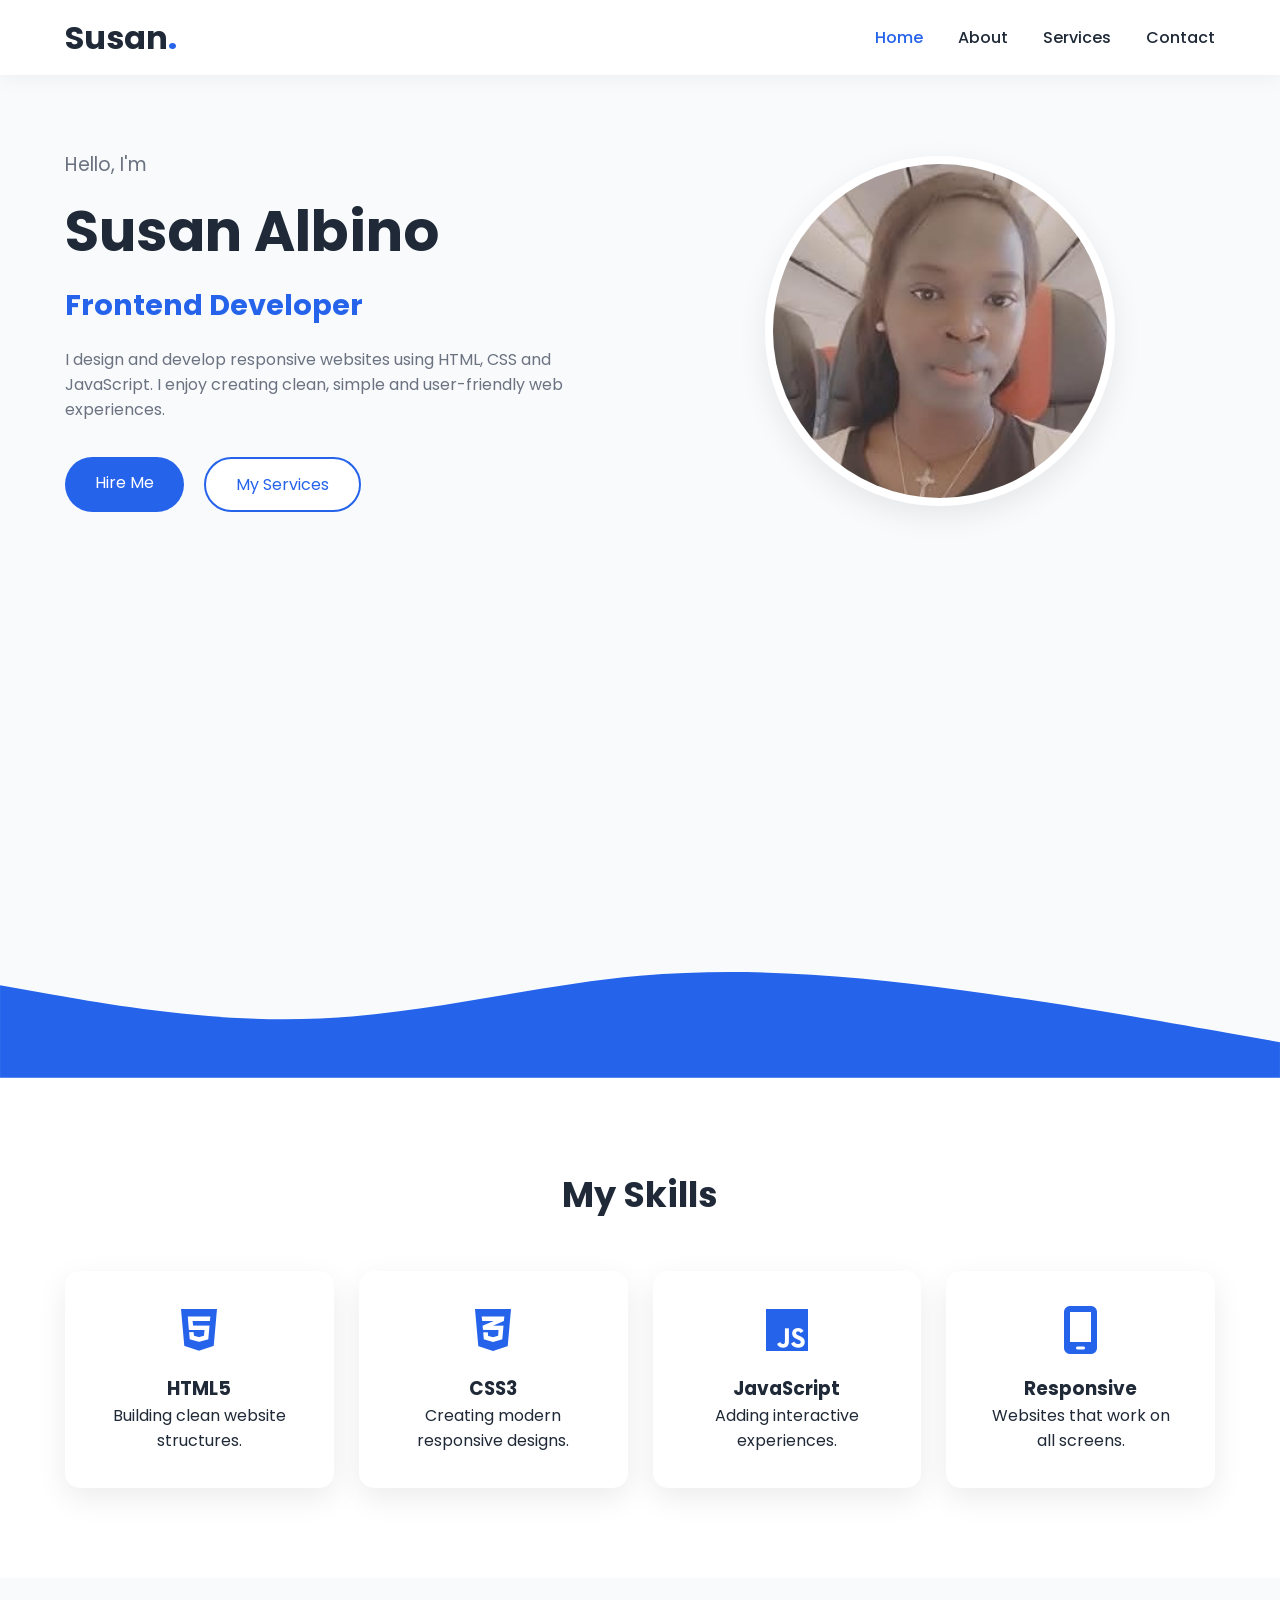
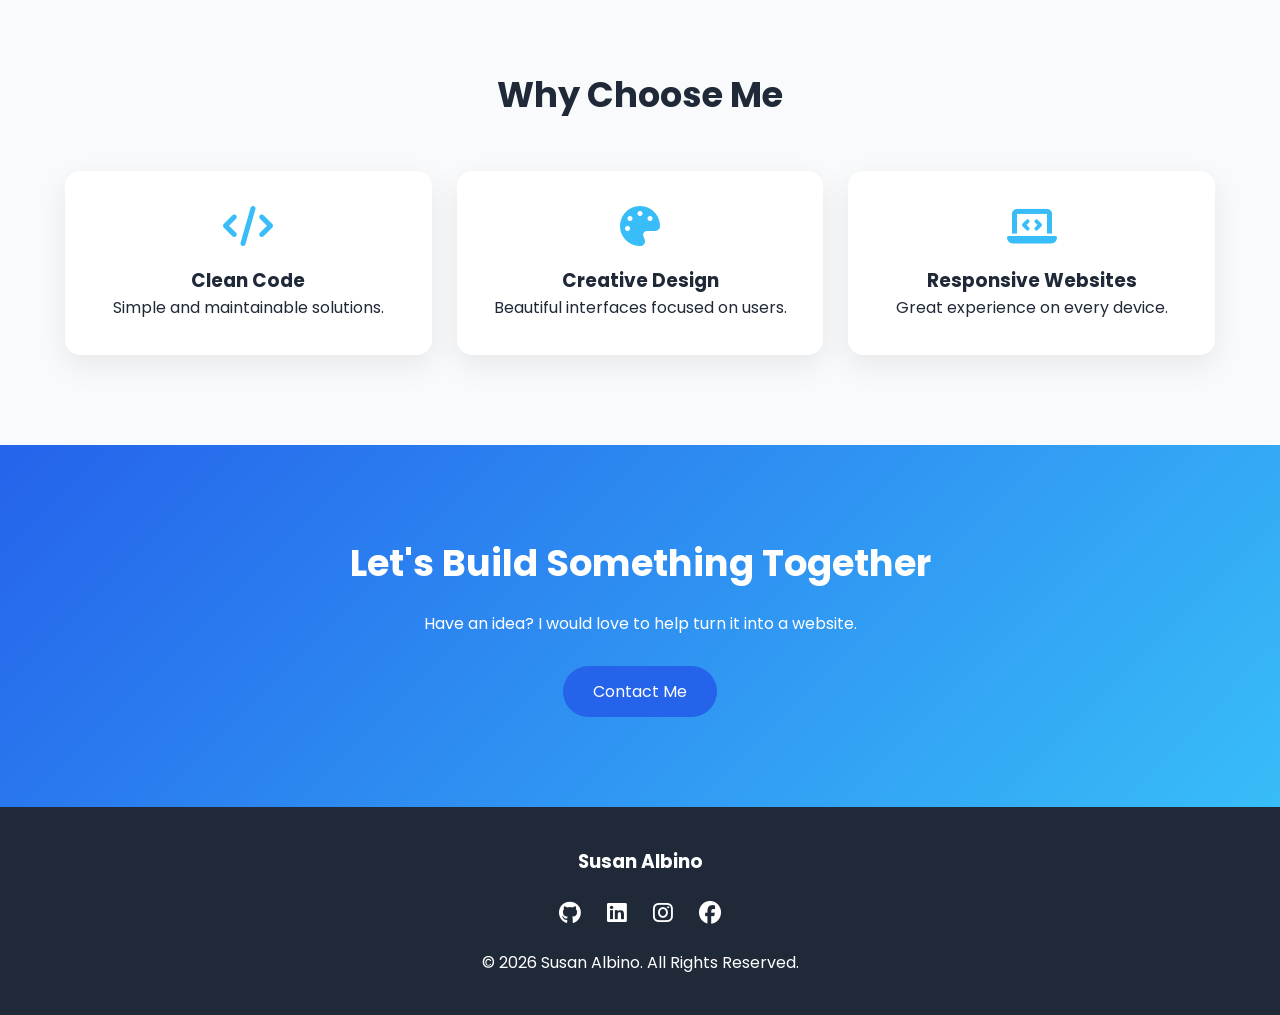
<file: index.html>
<!DOCTYPE html>
<html lang="en">

<head>

    <meta charset="UTF-8">
    <meta name="viewport" content="width=device-width, initial-scale=1.0">

    <title>Susan Albino | Frontend Developer</title>

    <!-- Google Font -->
    <link href="https://fonts.googleapis.com/css2?family=Poppins:wght@300;400;500;600;700&display=swap" rel="stylesheet">

    <!-- Font Awesome Icons -->
    <link 
    rel="stylesheet" 
    href="https://cdnjs.cloudflare.com/ajax/libs/font-awesome/6.6.0/css/all.min.css">

    <!-- CSS -->
    <link rel="stylesheet" href="style.css">

</head>


<body>


<!-- ================= HEADER ================= -->

<header>

    <div class="container navbar">

        <a href="index.html" class="logo">
            Susan<span>.</span>
        </a>


        <nav>

            <ul class="nav-links">

                <li>
                    <a href="index.html" class="active">
                        Home
                    </a>
                </li>

                <li>
                    <a href="about.html">
                        About
                    </a>
                </li>

                <li>
                    <a href="services.html">
                        Services
                    </a>
                </li>

                <li>
                    <a href="contact.html">
                        Contact
                    </a>
                </li>

            </ul>


            <!-- Hamburger -->

            <div class="hamburger">

                <i class="fa-solid fa-bars"></i>

            </div>


        </nav>


    </div>

</header>




<!-- ================= HERO ================= -->


<section class="hero">


    <div class="container hero-wrapper">


        <div class="hero-content reveal">


            <p class="welcome">
                Hello, I'm
            </p>


            <h1>
                Susan Albino
            </h1>


            <h2>
                Frontend Developer
            </h2>


            <p>
                I design and develop responsive websites using 
                HTML, CSS and JavaScript. 
                I enjoy creating clean, simple and user-friendly 
                web experiences.
            </p>



            <div class="hero-buttons">

                <a href="contact.html" class="btn">
                    Hire Me
                </a>


                <a href="services.html" class="btn secondary-btn">
                    My Services
                </a>


            </div>


        </div>




        <div class="hero-image reveal">


            <div class="image-box">

                <img src="hero.jpg" 
                alt="Susan profile placeholder">

            </div>


        </div>



    </div>


</section>





<!-- ================= DIVIDER ================= -->


<div class="divider">

<svg viewBox="0 0 1440 200">

<path fill="#2563eb"
d="
M0,96L60,106.7C120,117,240,139,360,133.3C480,128,
600,96,720,85.3C840,75,960,85,1080,101.3C1200,117,
1320,139,1380,149.3L1440,160V200H0Z">
</path>

</svg>

</div>






<!-- ================= SKILLS ================= -->


<section class="skills">


<div class="container">


<h2 class="section-title reveal">

My Skills

</h2>



<div class="skill-container">



<div class="skill-card reveal">

<i class="fa-brands fa-html5"></i>

<h3>
HTML5
</h3>

<p>
Building clean website structures.
</p>

</div>




<div class="skill-card reveal">

<i class="fa-brands fa-css3-alt"></i>

<h3>
CSS3
</h3>

<p>
Creating modern responsive designs.
</p>

</div>




<div class="skill-card reveal">

<i class="fa-brands fa-js"></i>

<h3>
JavaScript
</h3>

<p>
Adding interactive experiences.
</p>

</div>




<div class="skill-card reveal">

<i class="fa-solid fa-mobile-screen"></i>

<h3>
Responsive
</h3>

<p>
Websites that work on all screens.
</p>

</div>



</div>


</div>


</section>







<!-- ================= WHY ME ================= -->


<section class="why-me">


<div class="container">


<h2 class="section-title reveal">

Why Choose Me

</h2>




<div class="why-container">



<div class="why-card reveal">

<i class="fa-solid fa-code"></i>

<h3>
Clean Code
</h3>

<p>
Simple and maintainable solutions.
</p>

</div>




<div class="why-card reveal">

<i class="fa-solid fa-palette"></i>

<h3>
Creative Design
</h3>

<p>
Beautiful interfaces focused on users.
</p>

</div>




<div class="why-card reveal">

<i class="fa-solid fa-laptop-code"></i>

<h3>
Responsive Websites
</h3>

<p>
Great experience on every device.
</p>

</div>



</div>


</div>


</section>







<!-- ================= CTA ================= -->


<section class="cta">


<div class="container reveal">


<h2>
Let's Build Something Together
</h2>


<p>
Have an idea? I would love to help turn it into a website.
</p>


<a href="contact.html" class="btn">
Contact Me
</a>



</div>


</section>







<!-- ================= FOOTER ================= -->


<footer>


<div class="container">


<h3>
Susan Albino
</h3>



<div class="social-icons">


<a href="#">
<i class="fa-brands fa-github"></i>
</a>


<a href="#">
<i class="fa-brands fa-linkedin"></i>
</a>


<a href="#">
<i class="fa-brands fa-instagram"></i>
</a>


<a href="#">
<i class="fa-brands fa-facebook"></i>
</a>


</div>



<p>
© 2026 Susan Albino. All Rights Reserved.
</p>



</div>


</footer>





<script src="main.js"></script>


</body>

</html>
</file>
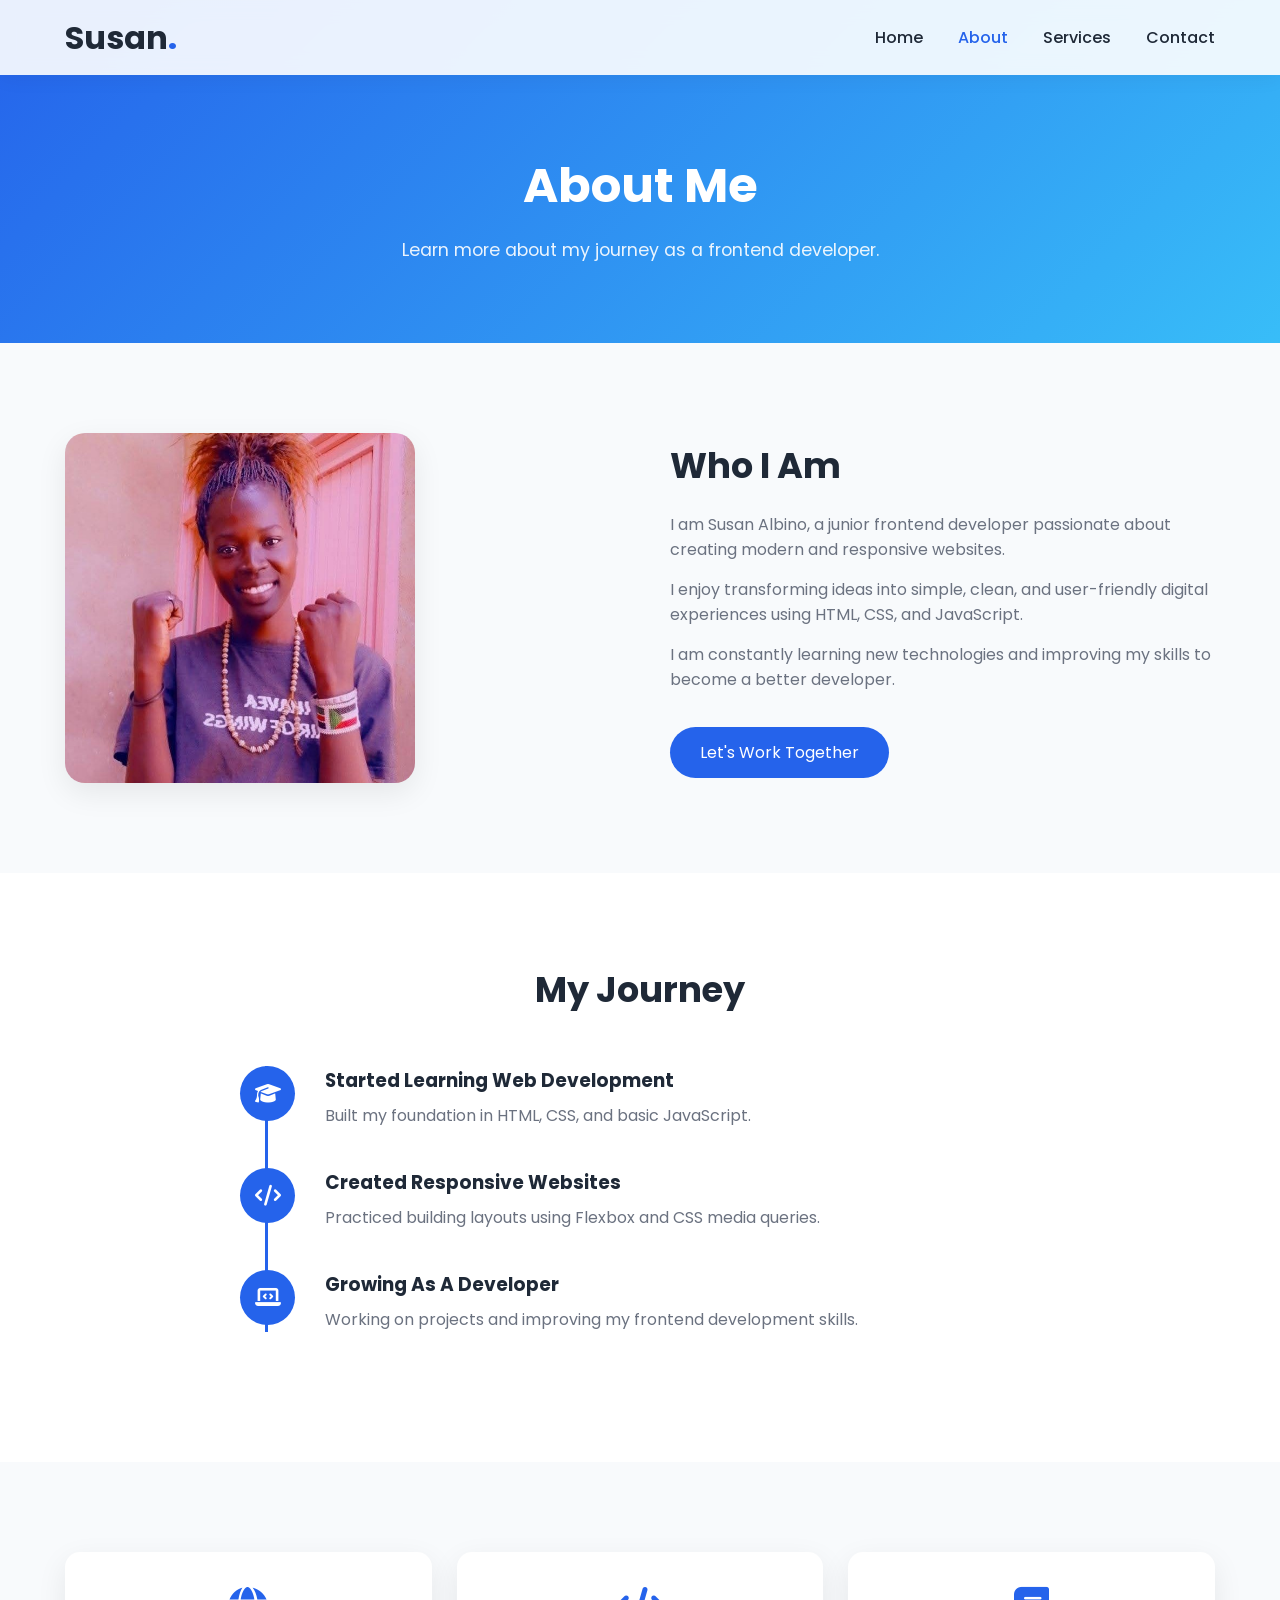
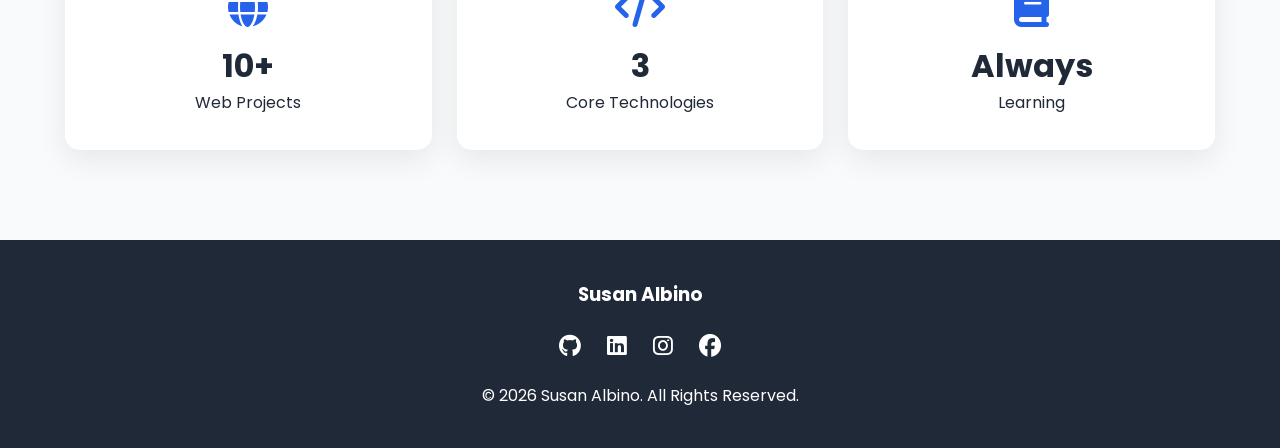
<file: about.html>
<!DOCTYPE html>
<html lang="en">

<head>

<meta charset="UTF-8">
<meta name="viewport" content="width=device-width, initial-scale=1.0">

<title>About Susan | Frontend Developer</title>


<!-- Google Font -->

<link href="https://fonts.googleapis.com/css2?family=Poppins:wght@300;400;500;600;700&display=swap" rel="stylesheet">


<!-- Font Awesome -->

<link rel="stylesheet"
href="https://cdnjs.cloudflare.com/ajax/libs/font-awesome/6.6.0/css/all.min.css">


<!-- CSS -->

<link rel="stylesheet" href="style.css">


</head>


<body>



<!-- ================= HEADER ================= -->


<header>

<div class="container navbar">


<a href="index.html" class="logo">
Susan<span>.</span>
</a>



<nav>


<ul class="nav-links">


<li>
<a href="index.html">
Home
</a>
</li>


<li>
<a href="about.html" class="active">
About
</a>
</li>


<li>
<a href="services.html">
Services
</a>
</li>


<li>
<a href="contact.html">
Contact
</a>
</li>


</ul>



<div class="hamburger">

<i class="fa-solid fa-bars"></i>

</div>


</nav>


</div>


</header>





<!-- ================= PAGE HERO ================= -->


<section class="page-header">


<div class="container reveal">


<h1>
About Me
</h1>


<p>
Learn more about my journey as a frontend developer.
</p>


</div>


</section>







<!-- ================= ABOUT SECTION ================= -->


<section class="about-section">


<div class="container about-wrapper">



<div class="about-image reveal">


<img src="bout.jpg"
alt="Susan profile">


</div>




<div class="about-content reveal">


<h2>
Who I Am
</h2>


<p>

I am Susan Albino, a junior frontend developer passionate about creating modern and responsive websites.

</p>



<p>

I enjoy transforming ideas into simple, clean, and user-friendly digital experiences using HTML, CSS, and JavaScript.

</p>



<p>

I am constantly learning new technologies and improving my skills to become a better developer.

</p>



<a href="contact.html" class="btn">
Let's Work Together
</a>



</div>


</div>


</section>







<!-- ================= JOURNEY ================= -->


<section class="journey">


<div class="container">


<h2 class="section-title reveal">
My Journey
</h2>



<div class="timeline">



<div class="timeline-item reveal">


<i class="fa-solid fa-graduation-cap"></i>


<div>


<h3>
Started Learning Web Development
</h3>


<p>
Built my foundation in HTML, CSS, and basic JavaScript.
</p>


</div>


</div>





<div class="timeline-item reveal">


<i class="fa-solid fa-code"></i>


<div>


<h3>
Created Responsive Websites
</h3>


<p>
Practiced building layouts using Flexbox and CSS media queries.
</p>


</div>


</div>





<div class="timeline-item reveal">


<i class="fa-solid fa-laptop-code"></i>


<div>


<h3>
Growing As A Developer
</h3>


<p>
Working on projects and improving my frontend development skills.
</p>


</div>


</div>



</div>


</div>


</section>







<!-- ================= STATS ================= -->


<section class="stats">


<div class="container stats-container">



<div class="stat-card reveal">

<i class="fa-solid fa-globe"></i>

<h2>
10+
</h2>

<p>
Web Projects</p>

</div>





<div class="stat-card reveal">

<i class="fa-solid fa-code"></i>

<h2>
3
</h2>

<p>
Core Technologies</p>

</div>





<div class="stat-card reveal">

<i class="fa-solid fa-book"></i>

<h2>
Always
</h2>

<p>
Learning</p>

</div>




</div>

</section>







<!-- ================= FOOTER ================= -->


<footer>


<div class="container">


<h3>
Susan Albino
</h3>



<div class="social-icons">


<a href="#">
<i class="fa-brands fa-github"></i>
</a>


<a href="#">
<i class="fa-brands fa-linkedin"></i>
</a>


<a href="#">
<i class="fa-brands fa-instagram"></i>
</a>


<a href="#">
<i class="fa-brands fa-facebook"></i>
</a>


</div>



<p>
© 2026 Susan Albino. All Rights Reserved.
</p>


</div>


</footer>




<script src="main.js"></script>


</body>

</html>
</file>
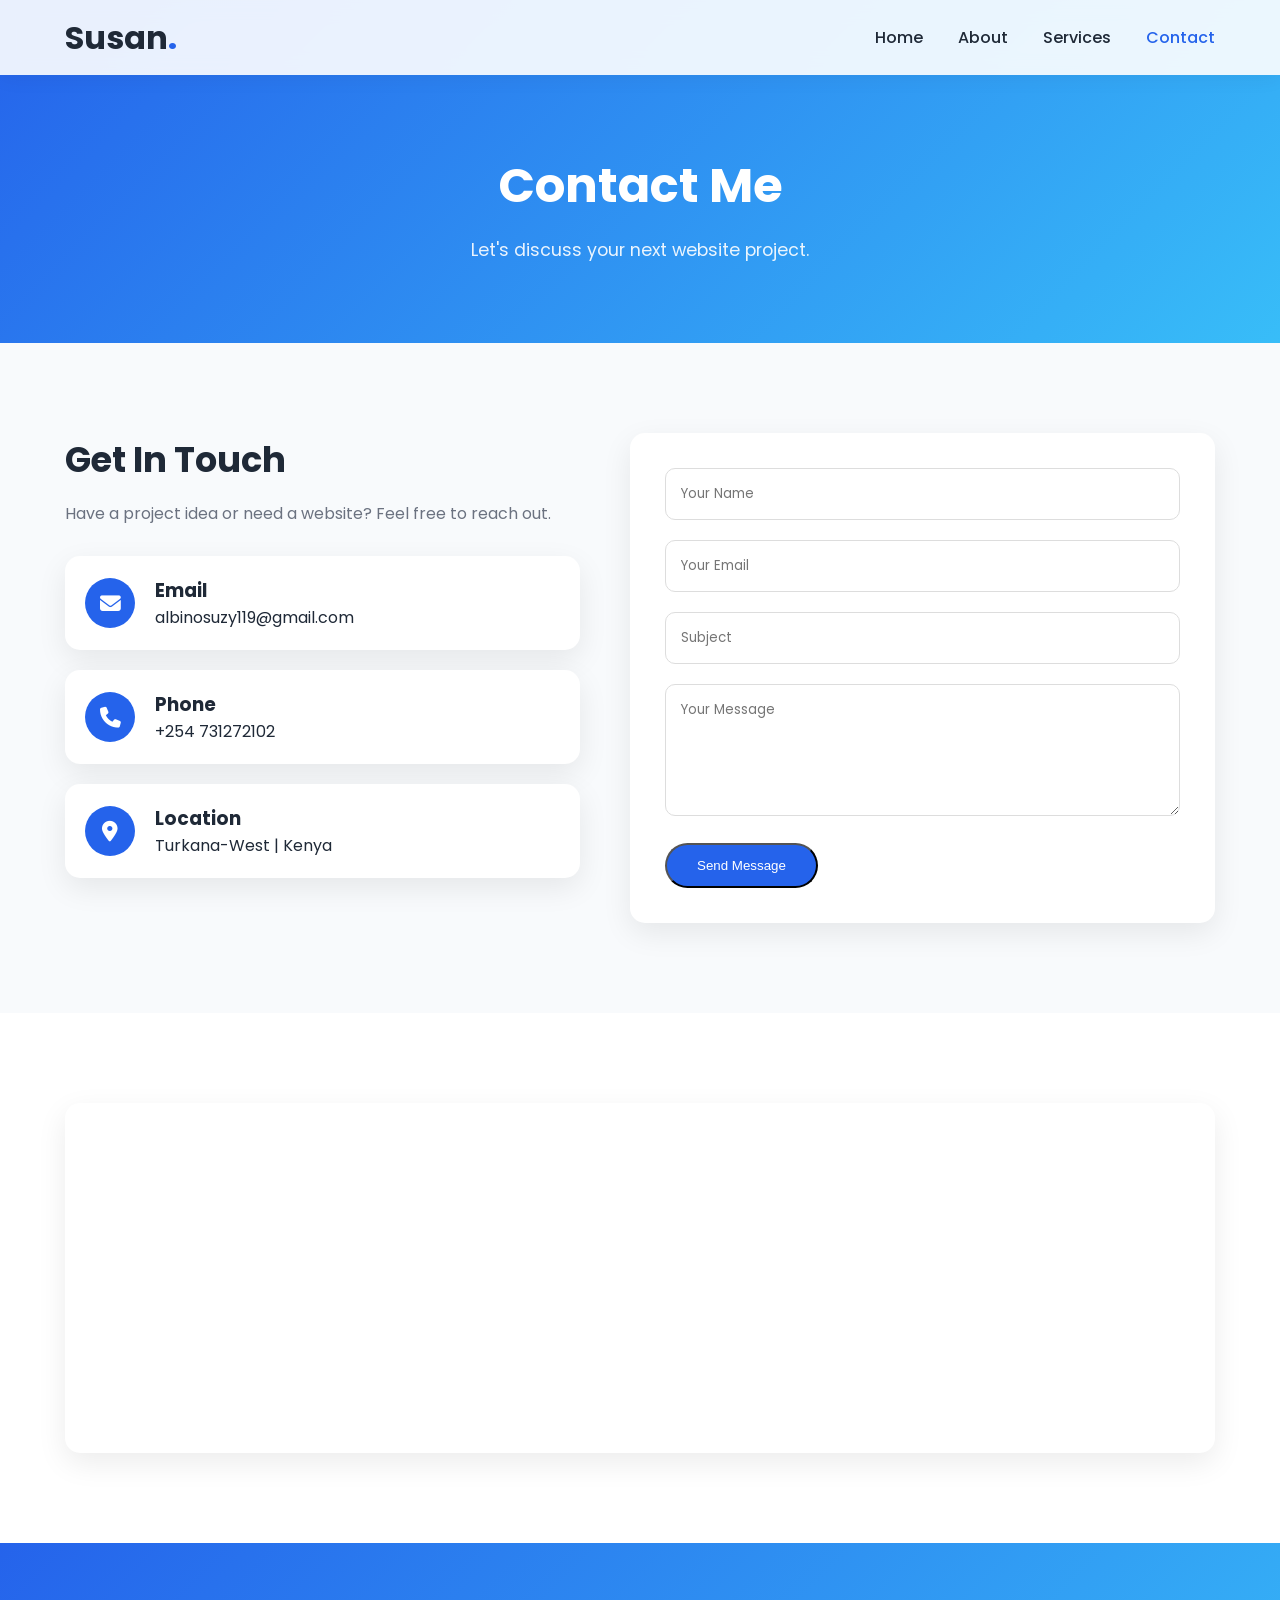
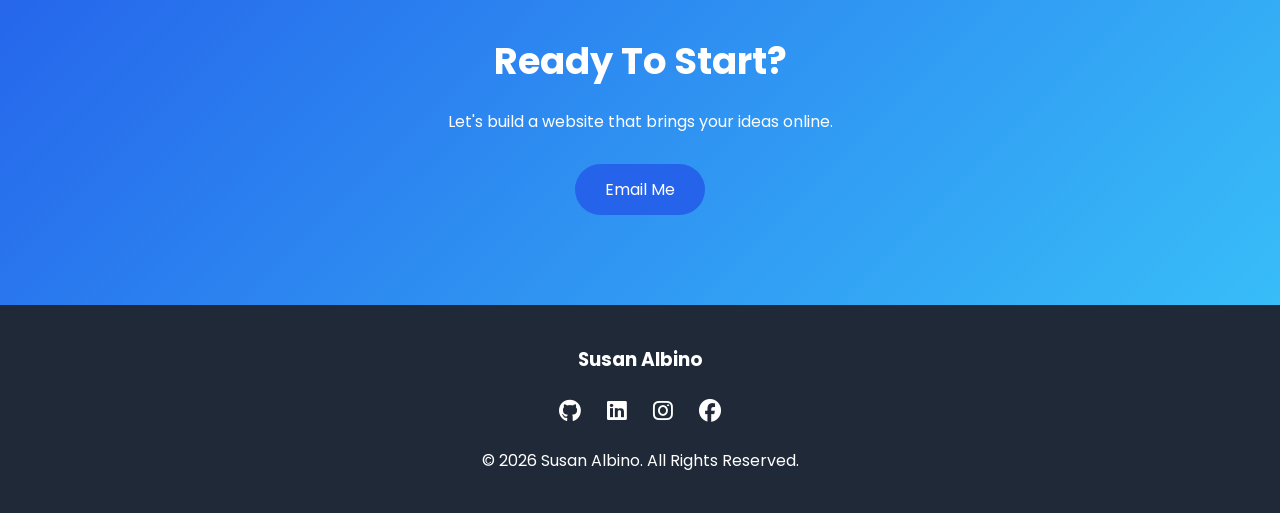
<file: contact.html>
<!DOCTYPE html>
<html lang="en">

<head>

<meta charset="UTF-8">
<meta name="viewport" content="width=device-width, initial-scale=1.0">


<title>Contact | Susan Albino</title>


<link href="https://fonts.googleapis.com/css2?family=Poppins:wght@300;400;500;600;700&display=swap" rel="stylesheet">


<link rel="stylesheet"
href="https://cdnjs.cloudflare.com/ajax/libs/font-awesome/6.6.0/css/all.min.css">


<link rel="stylesheet" href="style.css">


</head>


<body>


<!-- HEADER -->

<header>

<div class="container navbar">


<a href="index.html" class="logo">
Susan<span>.</span>
</a>



<nav>


<ul class="nav-links">


<li>
<a href="index.html">
Home
</a>
</li>


<li>
<a href="about.html">
About
</a>
</li>


<li>
<a href="services.html">
Services
</a>
</li>


<li>
<a href="contact.html" class="active">
Contact
</a>
</li>


</ul>



<div class="hamburger">

<i class="fa-solid fa-bars"></i>

</div>



</nav>


</div>

</header>






<!-- PAGE HEADER -->


<section class="page-header">


<div class="container reveal">


<h1>
Contact Me
</h1>


<p>
Let's discuss your next website project.
</p>


</div>


</section>







<!-- CONTACT SECTION -->


<section class="contact-section">


<div class="container contact-wrapper">





<!-- INFORMATION -->


<div class="contact-info reveal">


<h2>
Get In Touch
</h2>


<p>
Have a project idea or need a website? Feel free to reach out.
</p>




<div class="contact-card">


<i class="fa-solid fa-envelope"></i>


<div>

<h3>
Email
</h3>

<p>
albinosuzy119@gmail.com
</p>

</div>


</div>





<div class="contact-card">


<i class="fa-solid fa-phone"></i>


<div>

<h3>
Phone
</h3>

<p>
+254 731272102
</p>

</div>


</div>





<div class="contact-card">


<i class="fa-solid fa-location-dot"></i>


<div>

<h3>
Location
</h3>

<p>
Turkana-West | Kenya
</p>

</div>


</div>



</div>









<!-- FORM -->


<div class="contact-form reveal">


<form>


<div class="input-group">


<input type="text" placeholder="Your Name" required>


</div>



<div class="input-group">


<input type="email" placeholder="Your Email" required>


</div>



<div class="input-group">


<input type="text" placeholder="Subject">


</div>




<div class="input-group">


<textarea rows="5" placeholder="Your Message"></textarea>


</div>




<button type="submit" class="btn">

Send Message

</button>


</form>


</div>





</div>


</section>








<!-- MAP PLACEHOLDER -->


<section class="map-section">


<div class="container">


<div class="map-box reveal">


<iframe src=
"https://www.google.com/maps/embed?pb=!1m18!1m12!1m3!1d15924.760735245944!2d34.639539093308024!3d3.7687546945641284!2m3!1f0!2f0!3f0!3m2!1i1024!2i768!4f13.1!3m3!1m2!1s0x179fda6c9323fb23%3A0x8234b16b0ceca75f!2sKalobeyei!5e0!3m2!1sar!2ske!4v1784194116740!5m2!1sar!2ske" width="600" height="450" style="border:0;" allowfullscreen="" loading="lazy" referrerpolicy="strict-origin-when-cross-origin">
</iframe>

</div>


</div>


</section>








<!-- CTA -->


<section class="cta">


<div class="container reveal">


<h2>
Ready To Start?
</h2>


<p>
Let's build a website that brings your ideas online.
</p>


<a href="mailto:susan@example.com" class="btn">
Email Me
</a>


</div>


</section>







<!-- FOOTER -->


<footer>


<div class="container">


<h3>
Susan Albino
</h3>



<div class="social-icons">


<a href="#">
<i class="fa-brands fa-github"></i>
</a>


<a href="#">
<i class="fa-brands fa-linkedin"></i>
</a>


<a href="#">
<i class="fa-brands fa-instagram"></i>
</a>


<a href="#">
<i class="fa-brands fa-facebook"></i>
</a>


</div>



<p>
© 2026 Susan Albino. All Rights Reserved.
</p>


</div>


</footer>





<script src="main.js"></script>


</body>

</html>
</file>
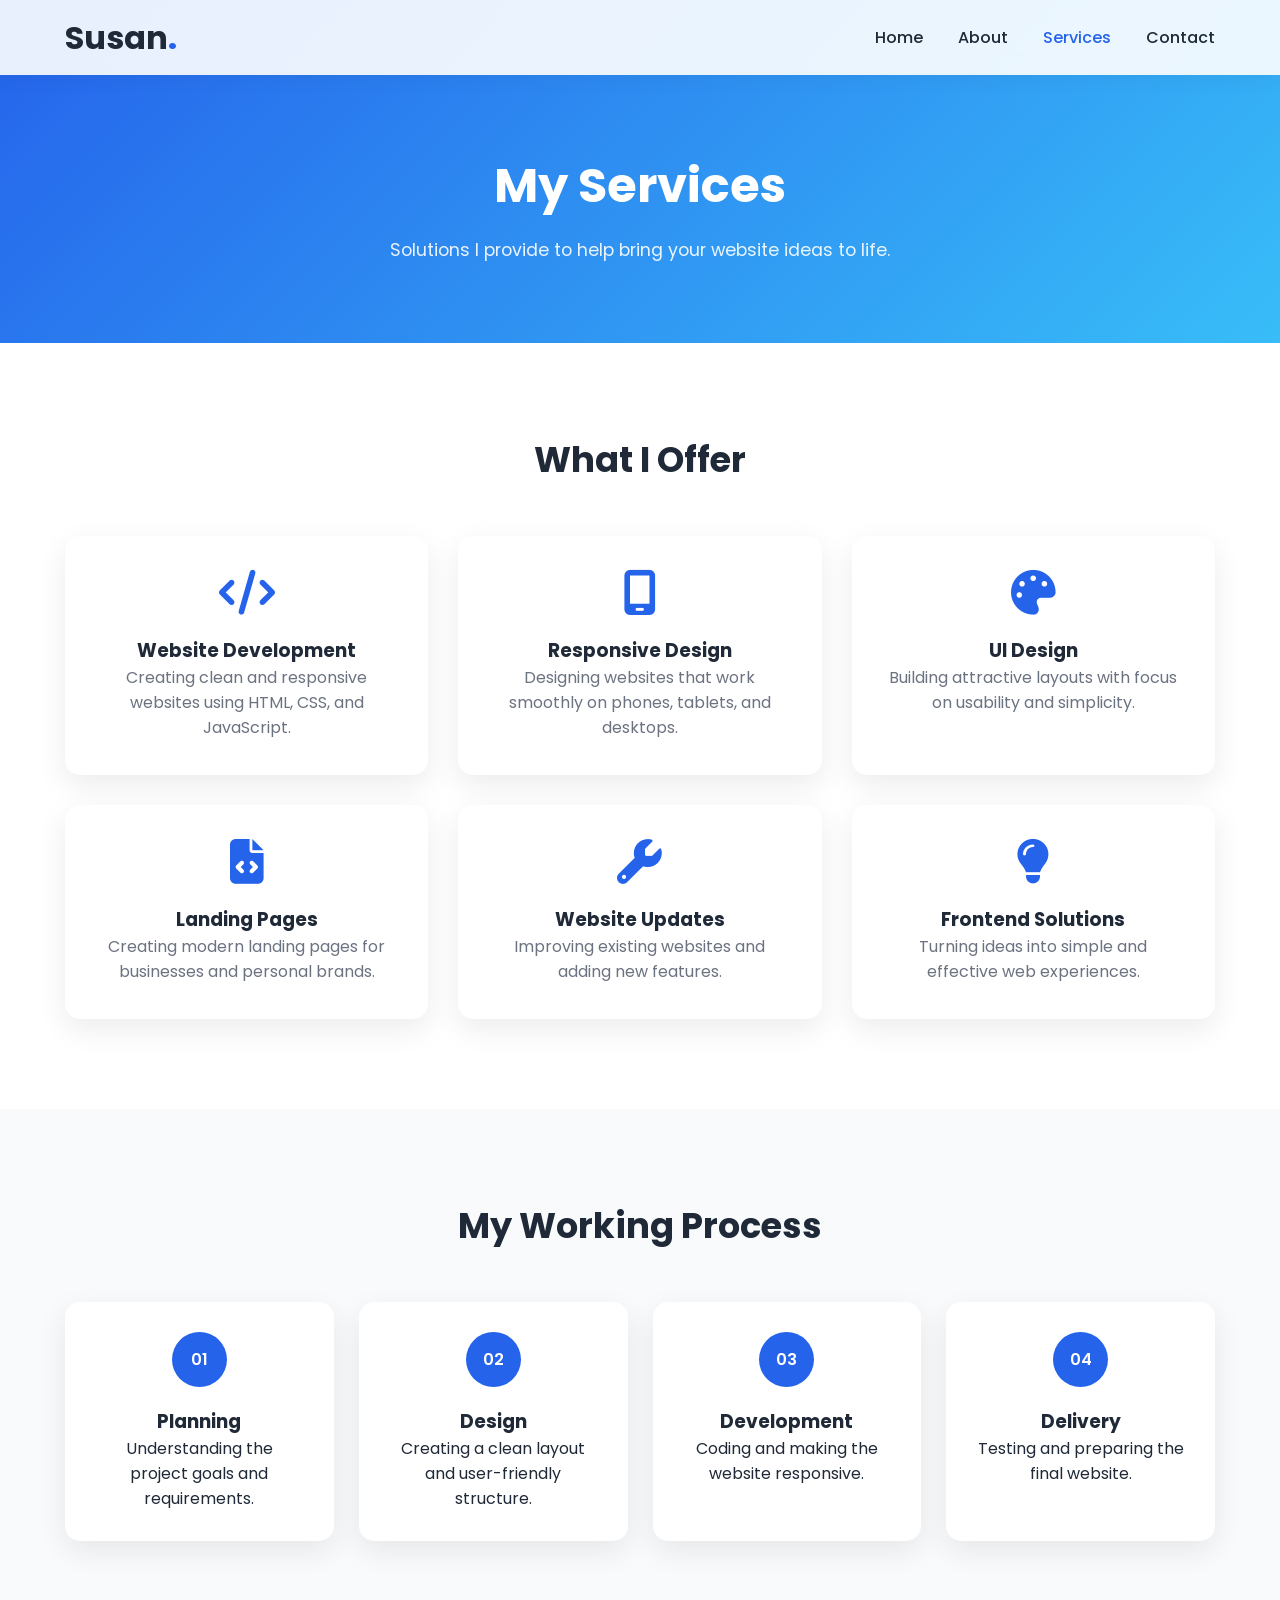
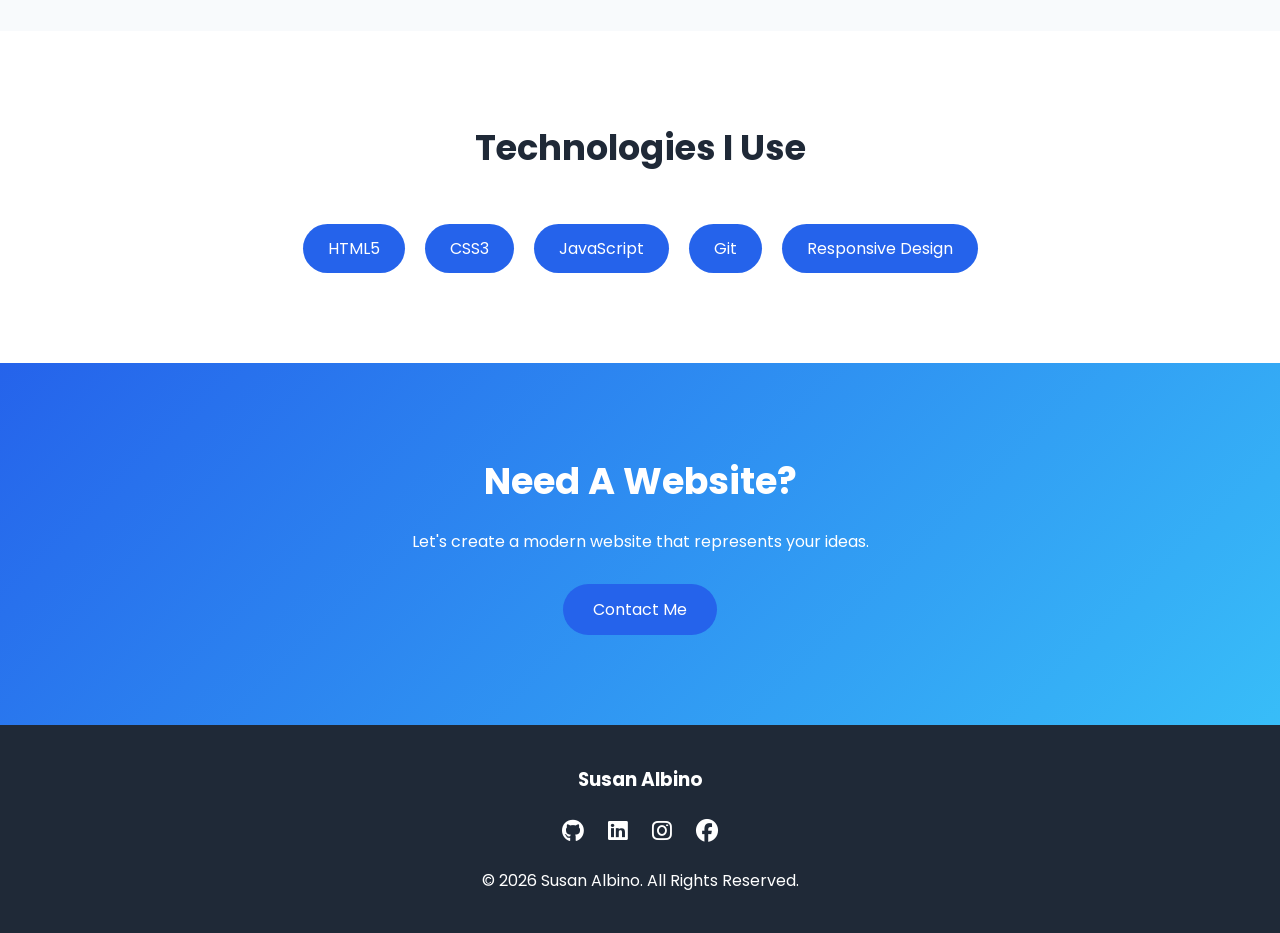
<file: services.html>
<!DOCTYPE html>
<html lang="en">

<head>

<meta charset="UTF-8">
<meta name="viewport" content="width=device-width, initial-scale=1.0">


<title>Services | Susan Albino</title>


<link href="https://fonts.googleapis.com/css2?family=Poppins:wght@300;400;500;600;700&display=swap" rel="stylesheet">


<link rel="stylesheet"
href="https://cdnjs.cloudflare.com/ajax/libs/font-awesome/6.6.0/css/all.min.css">


<link rel="stylesheet" href="style.css">


</head>


<body>


<!-- HEADER -->

<header>

<div class="container navbar">


<a href="index.html" class="logo">
Susan<span>.</span>
</a>



<nav>


<ul class="nav-links">


<li>
<a href="index.html">
Home
</a>
</li>


<li>
<a href="about.html">
About
</a>
</li>


<li>
<a href="services.html" class="active">
Services
</a>
</li>


<li>
<a href="contact.html">
Contact
</a>
</li>


</ul>



<div class="hamburger">

<i class="fa-solid fa-bars"></i>

</div>



</nav>


</div>

</header>






<!-- PAGE HEADER -->


<section class="page-header">


<div class="container reveal">


<h1>
My Services
</h1>


<p>
Solutions I provide to help bring your website ideas to life.
</p>


</div>


</section>







<!-- SERVICES -->


<section class="services-section">


<div class="container">


<h2 class="section-title reveal">
What I Offer
</h2>



<div class="services-grid">



<div class="service-card reveal">


<i class="fa-solid fa-code"></i>


<h3>
Website Development
</h3>


<p>
Creating clean and responsive websites using HTML, CSS, and JavaScript.
</p>


</div>





<div class="service-card reveal">


<i class="fa-solid fa-mobile-screen"></i>


<h3>
Responsive Design
</h3>


<p>
Designing websites that work smoothly on phones, tablets, and desktops.
</p>


</div>





<div class="service-card reveal">


<i class="fa-solid fa-palette"></i>


<h3>
UI Design
</h3>


<p>
Building attractive layouts with focus on usability and simplicity.
</p>


</div>





<div class="service-card reveal">


<i class="fa-solid fa-file-code"></i>


<h3>
Landing Pages
</h3>


<p>
Creating modern landing pages for businesses and personal brands.
</p>


</div>





<div class="service-card reveal">


<i class="fa-solid fa-wrench"></i>


<h3>
Website Updates
</h3>


<p>
Improving existing websites and adding new features.
</p>


</div>





<div class="service-card reveal">


<i class="fa-solid fa-lightbulb"></i>


<h3>
Frontend Solutions
</h3>


<p>
Turning ideas into simple and effective web experiences.
</p>


</div>




</div>


</div>


</section>








<!-- PROCESS -->


<section class="process">


<div class="container">


<h2 class="section-title reveal">
My Working Process
</h2>



<div class="process-grid">



<div class="process-card reveal">


<span>
01
</span>


<h3>
Planning
</h3>


<p>
Understanding the project goals and requirements.
</p>


</div>





<div class="process-card reveal">


<span>
02
</span>


<h3>
Design
</h3>


<p>
Creating a clean layout and user-friendly structure.
</p>


</div>





<div class="process-card reveal">


<span>
03
</span>


<h3>
Development
</h3>


<p>
Coding and making the website responsive.
</p>


</div>





<div class="process-card reveal">


<span>
04
</span>


<h3>
Delivery
</h3>


<p>
Testing and preparing the final website.
</p>


</div>



</div>


</div>


</section>







<!-- TECHNOLOGIES -->


<section class="technologies">


<div class="container">


<h2 class="section-title reveal">
Technologies I Use
</h2>



<div class="tech-list reveal">


<span>
HTML5
</span>


<span>
CSS3
</span>


<span>
JavaScript
</span>


<span>
Git
</span>


<span>
Responsive Design
</span>


</div>


</div>


</section>







<!-- CTA -->


<section class="cta">


<div class="container reveal">


<h2>
Need A Website?
</h2>


<p>
Let's create a modern website that represents your ideas.
</p>


<a href="contact.html" class="btn">
Contact Me
</a>


</div>


</section>






<footer>


<div class="container">


<h3>
Susan Albino
</h3>


<div class="social-icons">


<a href="#"><i class="fa-brands fa-github"></i></a>

<a href="#"><i class="fa-brands fa-linkedin"></i></a>

<a href="#"><i class="fa-brands fa-instagram"></i></a>

<a href="#"><i class="fa-brands fa-facebook"></i></a>


</div>



<p>
© 2026 Susan Albino. All Rights Reserved.
</p>


</div>


</footer>





<script src="main.js"></script>


</body>

</html>
</file>
<file: style.css>
@import url('https://fonts.googleapis.com/css2?family=Poppins:wght@300;400;500;600;700&display=swap');


/* =====================
   RESET
===================== */

*{
    margin:0;
    padding:0;
    box-sizing:border-box;
    scroll-behavior:smooth;
}


:root{

    --primary:#2563eb;
    --secondary:#38bdf8;
    --dark:#1f2937;
    --light:#f8fafc;
    --white:#ffffff;
    --gray:#6b7280;

    --shadow:0 10px 30px rgba(0,0,0,0.08);

}



body{

    font-family:'Poppins',sans-serif;
    background:var(--light);
    color:var(--dark);

}


html{

    overflow-x:hidden;

}


a{

    text-decoration:none;

}


ul{

    list-style:none;

}



img{

    width:100%;
    display:block;

}



.container{

    width:90%;
    max-width:1150px;
    margin:auto;

}



section{

    padding:90px 0;

}




/* =====================
   HEADER
===================== */


header{

    position:fixed;
    top:0;
    left:0;

    width:100%;

    z-index:1000;

    background:rgba(255,255,255,0.9);

    backdrop-filter:blur(10px);

    box-shadow:0 3px 20px rgba(0,0,0,0.05);

}



.navbar{

    height:75px;

    display:flex;

    justify-content:space-between;

    align-items:center;

}



.logo{

    font-size:2rem;

    font-weight:700;

    color:var(--dark);

}



.logo span{

    color:var(--primary);

}



nav{

    display:flex;

    align-items:center;

}



.nav-links{

    display:flex;

    gap:35px;

}



.nav-links a{

    color:var(--dark);

    font-weight:500;

    transition:.3s;

}



.nav-links a:hover,
.nav-links .active{

    color:var(--primary);

}



.hamburger{

    display:none;

    font-size:1.8rem;

    cursor:pointer;

    color:var(--primary);

}





/* =====================
   HERO
===================== */


.hero{

    min-height:100vh;

    padding-top:150px;

}



.hero-wrapper{

    display:flex;

    justify-content:space-between;

    align-items:center;

    gap:50px;

}



.hero-content{

    flex:1;

}



.welcome{

    color:var(--primary);

    font-size:1.2rem;

}



.hero-content h1{

    font-size:3.5rem;

    margin:10px 0;

}



.hero-content h2{

    color:var(--primary);

    font-size:1.8rem;

    margin-bottom:20px;

}



.hero-content p{

    color:var(--gray);

    max-width:550px;

}




.hero-buttons{

    display:flex;

    gap:20px;

    margin-top:35px;

}




.btn{

    display:inline-block;

    padding:13px 30px;

    border-radius:40px;

    background:var(--primary);

    color:white;

    transition:.3s;

}



.btn:hover{

    transform:translateY(-5px);

}



.secondary-btn{

    background:white;

    color:var(--primary);

    border:2px solid var(--primary);

}




.hero-image{

    flex:1;

    display:flex;

    justify-content:center;

}



.image-box{

    width:350px;

    height:350px;

    border-radius:50%;

    overflow:hidden;

    border:8px solid white;

    box-shadow:var(--shadow);

}





/* =====================
   DIVIDER
===================== */


.divider svg{

    display:block;

}





/* =====================
   SKILLS
===================== */


.skills{

    background:white;

}



.section-title{

    text-align:center;

    font-size:2.2rem;

    margin-bottom:50px;

}



.skill-container{

    display:flex;

    gap:25px;

    flex-wrap:wrap;

}



.skill-card{

    flex:1 1 220px;

    padding:35px;

    text-align:center;

    background:white;

    border-radius:15px;

    box-shadow:var(--shadow);

    transition:.3s;

}



.skill-card:hover{

    transform:translateY(-10px);

}



.skill-card i{

    font-size:3rem;

    color:var(--primary);

    margin-bottom:20px;

}





/* =====================
   WHY ME
===================== */


.why-container{

    display:flex;

    gap:25px;

    flex-wrap:wrap;

}



.why-card{

    flex:1 1 280px;

    background:white;

    padding:35px;

    text-align:center;

    border-radius:15px;

    box-shadow:var(--shadow);

}



.why-card i{

    color:var(--secondary);

    font-size:2.5rem;

    margin-bottom:20px;

}






/* =====================
   CTA
===================== */


.cta{

    background:linear-gradient(
        135deg,
        var(--primary),
        var(--secondary)
    );

    color:white;

    text-align:center;

}



.cta h2{

    font-size:2.3rem;

}



.cta p{

    margin:20px 0 30px;

}






/* =====================
   FOOTER
===================== */


footer{

    background:var(--dark);

    color:white;

    text-align:center;

    padding:40px 0;

}



.social-icons{

    margin:20px 0;

}



.social-icons a{

    color:white;

    font-size:1.4rem;

    margin:0 10px;

}



.social-icons a:hover{

    color:var(--secondary);

}






/* =====================
   SCROLL ANIMATION
===================== */


.reveal{

    opacity:0;

    transform:translateY(40px);

    transition:1s;

}



.reveal.active{

    opacity:1;

    transform:translateY(0);

}





/* =====================
   MOBILE DESIGN
===================== */


@media(max-width:768px){


.nav-links{

    position:absolute;

    top:75px;

    left:0;

    width:100%;

    background:white;

    flex-direction:column;

    align-items:center;

    padding:30px 0;

    gap:25px;

    display:none;

}



.nav-links.active{

    display:flex;

}



.hamburger{

    display:block;

}




.hero-wrapper{

    flex-direction:column-reverse;

    text-align:center;

}



.hero-content p{

    margin:auto;

}



.hero-content h1{

    font-size:2.5rem;

}



.hero-buttons{

    justify-content:center;

    flex-wrap:wrap;

}



.image-box{

    width:270px;

    height:270px;

}




}



@media(max-width:480px){


.section-title{

    font-size:1.8rem;

}


.hero-content h1{

    font-size:2.1rem;

}



.btn{

    padding:12px 22px;

}


}

/* =================================
   ABOUT PAGE
================================= */


/* PAGE HEADER */

.page-header{

    padding-top:150px;
    padding-bottom:80px;

    background:linear-gradient(
        135deg,
        var(--primary),
        var(--secondary)
    );

    color:white;

    text-align:center;

}


.page-header h1{

    font-size:3rem;
    margin-bottom:15px;

}


.page-header p{

    font-size:1.1rem;
    opacity:.9;

}





/* ABOUT INTRO */

.about-wrapper{

    display:flex;
    align-items:center;
    gap:60px;

}



.about-image{

    flex:1;

}



.about-image img{

    width:350px;

    height:350px;

    object-fit:cover;

    border-radius:20px;

    box-shadow:var(--shadow);

}



.about-content{

    flex:1;

}



.about-content h2{

    font-size:2.2rem;

    margin-bottom:20px;

}



.about-content p{

    color:var(--gray);

    margin-bottom:15px;

}



.about-content .btn{

    margin-top:20px;

}





/* ===============================
   JOURNEY TIMELINE
================================ */


.journey{

    background:white;

}



.timeline{

    max-width:800px;

    margin:auto;

    position:relative;

}



.timeline::before{

    content:"";

    position:absolute;

    left:25px;

    top:0;

    height:100%;

    width:3px;

    background:var(--primary);

}



.timeline-item{

    display:flex;

    gap:30px;

    margin-bottom:40px;

    position:relative;

}



.timeline-item i{

    min-width:55px;

    height:55px;

    display:flex;

    align-items:center;

    justify-content:center;

    background:var(--primary);

    color:white;

    border-radius:50%;

    font-size:1.3rem;

}



.timeline-item h3{

    margin-bottom:8px;

}



.timeline-item p{

    color:var(--gray);

}





/* ===============================
   STATS
================================ */


.stats{

    background:var(--light);

}



.stats-container{

    display:flex;

    justify-content:center;

    gap:25px;

    flex-wrap:wrap;

}



.stat-card{

    background:white;

    padding:35px;

    text-align:center;

    border-radius:15px;

    box-shadow:var(--shadow);

    flex:1 1 220px;

    transition:.3s;

}



.stat-card:hover{

    transform:translateY(-8px);

}



.stat-card i{

    font-size:2.5rem;

    color:var(--primary);

    margin-bottom:15px;

}



.stat-card h2{

    font-size:2rem;

    color:var(--dark);

}





/* ===============================
   ABOUT RESPONSIVE
================================ */


@media(max-width:768px){


    .page-header h1{

        font-size:2.3rem;

    }



    .about-wrapper{

        flex-direction:column;

        text-align:center;

    }



    .about-image img{

        width:280px;

        height:280px;

        margin:auto;

    }



    .timeline::before{

        left:27px;

    }



    .timeline-item{

        gap:20px;

    }


}

/* ===============================
   SERVICES PAGE
================================ */


/* SERVICES CARDS */


.services-section{

    background:white;

}



.services-grid{

    display:grid;

    grid-template-columns:repeat(3,1fr);

    gap:30px;

}



.service-card{

    background:white;

    padding:35px;

    text-align:center;

    border-radius:15px;

    box-shadow:var(--shadow);

    transition:.3s;

}



.service-card:hover{

    transform:translateY(-10px);

}



.service-card i{

    font-size:2.8rem;

    color:var(--primary);

    margin-bottom:20px;

}



.service-card p{

    color:var(--gray);

}






/* PROCESS */


.process-grid{

    display:grid;

    grid-template-columns:repeat(4,1fr);

    gap:25px;

}



.process-card{

    background:white;

    padding:30px;

    border-radius:15px;

    box-shadow:var(--shadow);

    text-align:center;

}



.process-card span{

    display:flex;

    width:55px;

    height:55px;

    margin:auto;

    align-items:center;

    justify-content:center;

    border-radius:50%;

    background:var(--primary);

    color:white;

    font-weight:600;

    margin-bottom:20px;

}





/* TECHNOLOGIES */


.technologies{

    background:white;

}



.tech-list{

    display:flex;

    justify-content:center;

    flex-wrap:wrap;

    gap:20px;

}



.tech-list span{

    background:var(--primary);

    color:white;

    padding:12px 25px;

    border-radius:30px;

    transition:.3s;

}



.tech-list span:hover{

    transform:translateY(-5px);

}






/* SERVICES RESPONSIVE */


@media(max-width:900px){


.services-grid{

    grid-template-columns:repeat(2,1fr);

}



.process-grid{

    grid-template-columns:repeat(2,1fr);

}


}




@media(max-width:600px){


.services-grid{

    grid-template-columns:1fr;

}



.process-grid{

    grid-template-columns:1fr;

}



}

/* ===============================
   CONTACT PAGE
================================ */



.contact-wrapper{

    display:flex;

    gap:50px;

    align-items:flex-start;

}



.contact-info{

    flex:1;

}



.contact-info h2{

    font-size:2.2rem;

    margin-bottom:15px;

}



.contact-info > p{

    color:var(--gray);

    margin-bottom:30px;

}





.contact-card{

    display:flex;

    align-items:center;

    gap:20px;

    background:white;

    padding:20px;

    margin-bottom:20px;

    border-radius:15px;

    box-shadow:var(--shadow);

}



.contact-card i{

    width:50px;

    height:50px;

    display:flex;

    justify-content:center;

    align-items:center;

    border-radius:50%;

    background:var(--primary);

    color:white;

    font-size:1.3rem;

}




.contact-form{

    flex:1;

    background:white;

    padding:35px;

    border-radius:15px;

    box-shadow:var(--shadow);

}




.input-group{

    margin-bottom:20px;

}



.input-group input,
.input-group textarea{


    width:100%;

    padding:15px;

    border:1px solid #ddd;

    border-radius:10px;

    font-family:inherit;

    outline:none;

}



.input-group input:focus,
.input-group textarea:focus{

    border-color:var(--primary);

}






/* MAP */


.map-section{

    background:white;

}



/* ===============================
   GOOGLE MAP
================================ */

.map-box{

    width:100%;
    height:350px;

    border-radius:15px;

    overflow:hidden;

    box-shadow:var(--shadow);

    background:white;

}


.map-box iframe{

    width:100%;

    height:100%;

    border:0;

    display:block;

}





/* CONTACT RESPONSIVE */


@media(max-width:768px){


.contact-wrapper{

    flex-direction:column;

}



.contact-info,
.contact-form{

    width:100%;

}

@media(max-width:768px){

    .map-box{

        height:280px;

    }

}


}
</file>
